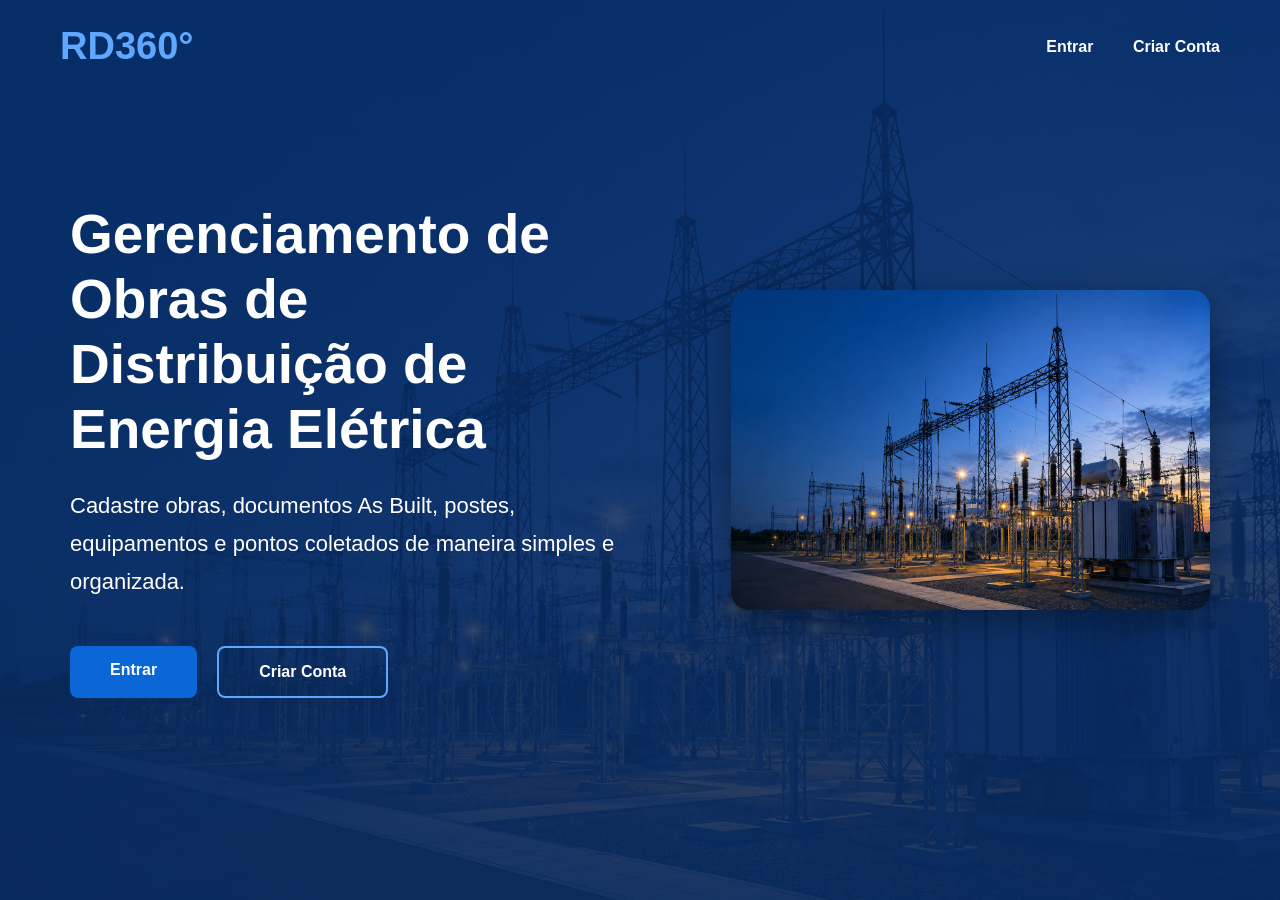
<file: index.html>
<!DOCTYPE html>
<html lang="pt-BR">
<head>
<meta charset="UTF-8">
<meta name="viewport" content="width=device-width, initial-scale=1.0">
<title>RD360°</title>
<link rel="stylesheet" href="css/style.css">
</head>
<body>
<header>
    <div class="logo">RD360°</div>
    <nav>
        <a href="login.html">Entrar</a>
        <a href="cadastro.html">Criar Conta</a>
    </nav>
</header>

<section class="principal">
    <div class="texto">
        <h1>Gerenciamento de Obras de Distribuição de Energia Elétrica</h1>
        <p>
            Cadastre obras, documentos As Built, postes, equipamentos e pontos coletados
            de maneira simples e organizada.
        </p>
        <div class="botoes">
            <a href="login.html" class="botao">Entrar</a>
            <a href="cadastro.html" class="botao-secundario">Criar Conta</a>
        </div>
    </div>

    <div class="imagem">
        <img src="img/img.principal2.jpeg" alt="RD360°">
    </div>
</section>
</body>
</html>
</file>
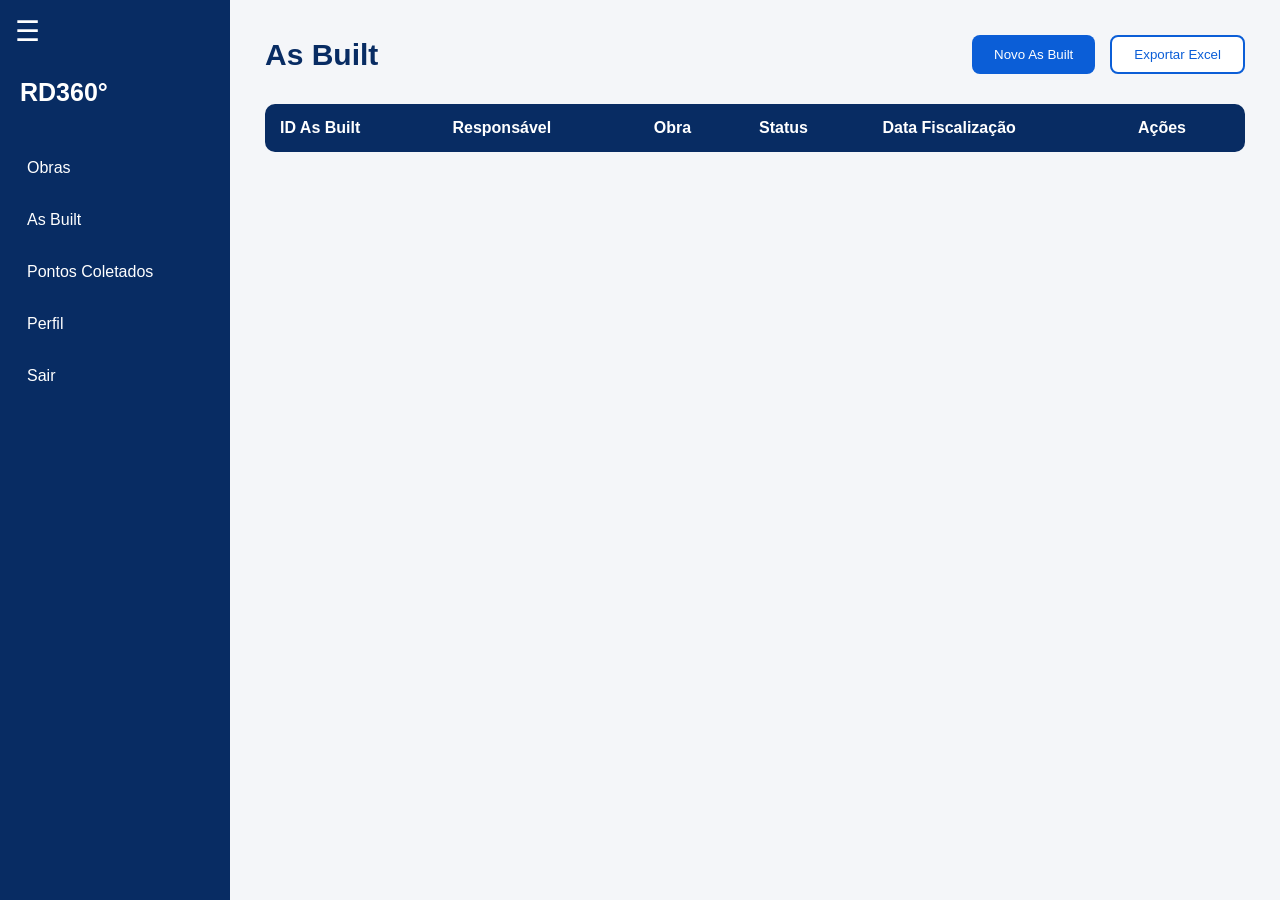
<file: asbuilt.html>
<!DOCTYPE html>
<html lang="pt-BR">
<head>
<meta charset="UTF-8">
<meta name="viewport" content="width=device-width, initial-scale=1.0">
<title>As Built | RD360°</title>
<link rel="stylesheet" href="css/sistema.css">
</head>
<body>
<aside class="menu">
    <button class="botao-menu" onclick="abrirMenu()">☰</button>
    <div class="logo">RD360°</div>
    <ul>
        <li><a href="obras.html">Obras</a></li>
        <li><a href="asbuilt.html">As Built</a></li>
        <li><a href="pontos.html">Pontos Coletados</a></li>
        <li><a href="perfil.html">Perfil</a></li>
        <li><a href="php/logout.php">Sair</a></li>
    </ul>
</aside>

<main class="conteudo">

<div class="topo">
    <h1>As Built</h1>
    <div class="acoes-topo">
        <button class="botao" onclick="mostrarFormulario('formularioAsBuilt')">Novo As Built</button>
        <button class="botao-secundario" onclick="exportarExcel('asbuilt')">Exportar Excel</button>
    </div>
</div>

<table>
<thead>
<tr>
    <th>ID As Built</th>
    <th>Responsável</th>
    <th>Obra</th>
    <th>Status</th>
    <th>Data Fiscalização</th>
    <th>Ações</th>
</tr>
</thead>
<tbody id="tabela-asbuilt"></tbody>
</table>


<form id="form-asbuilt" action="php/salvar_asbuilt.php" method="POST">
    <input type="hidden" id="n_as_built" name="n_as_built">

    <section class="formulario" id="formularioAsBuilt" style="display:none;">
        <h2 id="titulo-form-asbuilt">Novo As Built</h2>
<div class="grupo">
            <label for="responsavel">Responsável</label>
            <input type="text" id="responsavel" name="responsavel" required>
        </div>

        <div class="grupo">
            <label for="obra-asbuilt">Obra</label>
            <select name="fk_obra_id_obra" id="obra-asbuilt" required>
                <option value="">Selecione...</option>
            </select>
        </div>

        <div class="grupo">
            <label for="status-asbuilt">Status</label>
            <select name="fk_status_id_status" id="status-asbuilt" required>
                <option value="">Selecione...</option>
            </select>
        </div>

        <div class="grupo">
            <label for="data_fiscalizacao">Data da Fiscalização</label>
            <input type="date" id="data_fiscalizacao" name="data_fiscalizacao" required>
        </div>

        <div class="grupo">
            <label for="observacoes">Observações</label>
            <textarea id="observacoes" name="observacoes"></textarea>
        </div>
<div class="acoes">
            <button type="submit" class="botao">Salvar</button>
            <button type="button" class="botao-secundario"
                    onclick="fecharFormularioAsBuilt()">Cancelar</button>
        </div>
    </section>
</form>

</main>

<script src="js/script.js"></script>
<script>
carregarAsbuilt(); carregarObras(); carregarStatus(); verificarLogin();
</script>
</body>
</html>
</file>
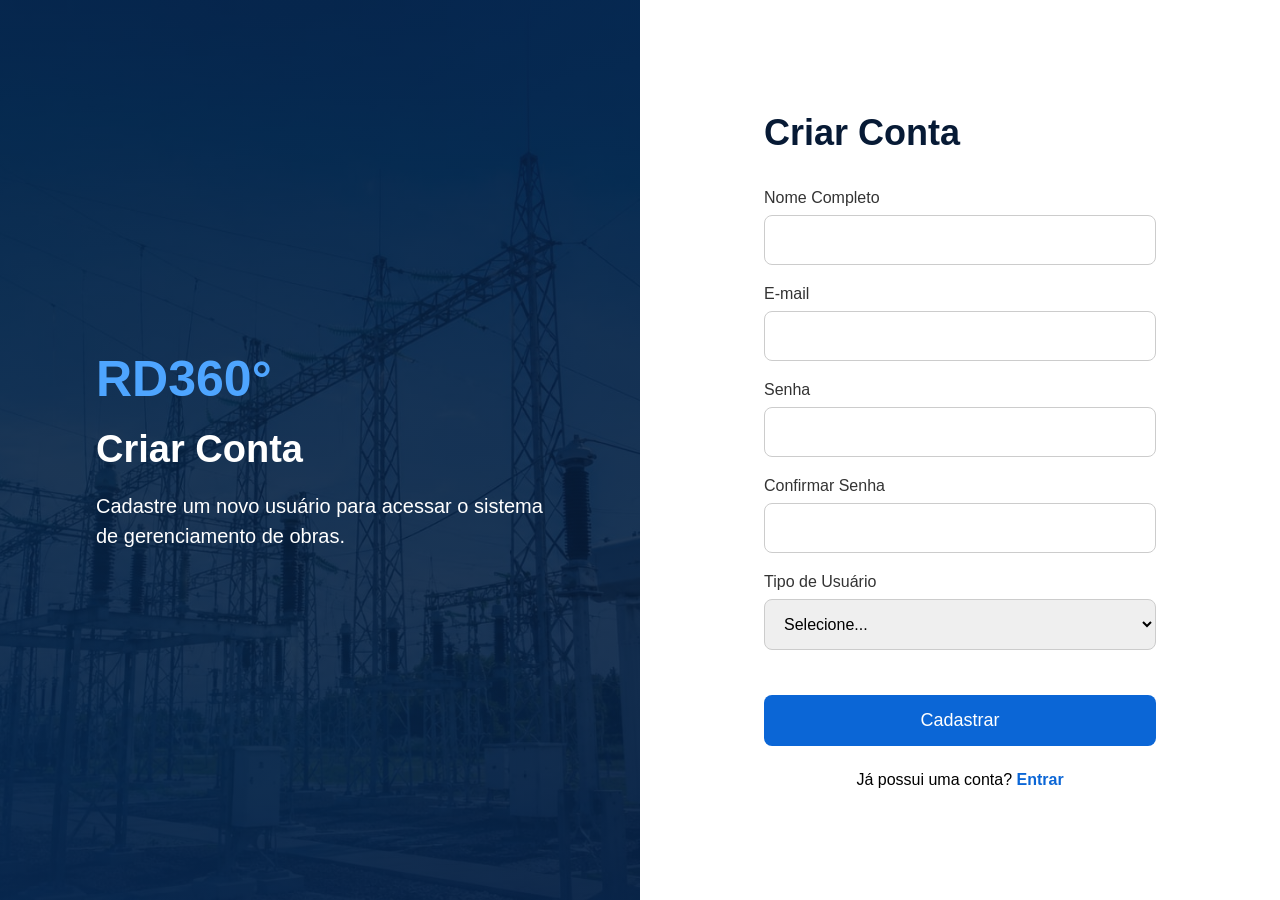
<file: cadastro.html>
<!DOCTYPE html>
<html lang="pt-BR">
<head>
<meta charset="UTF-8">
<meta name="viewport" content="width=device-width, initial-scale=1.0">
<title>Cadastro - RD360°</title>
<link rel="stylesheet" href="css/login.css">
</head>
<body>
<div class="container">
    <div class="lado-esquerdo">
        <div class="informacoes">
            <h1>RD360°</h1>
            <h2>Criar Conta</h2>
            <p>
                Cadastre um novo usuário para acessar o sistema de gerenciamento de obras.
            </p>
        </div>
    </div>

    <div class="lado-direito">
        <form action="php/cadastro.php" method="POST">
            <h2>Criar Conta</h2>

            <label for="nome">Nome Completo</label>
            <input type="text" id="nome" name="nome" required>

            <label for="email">E-mail</label>
            <input type="email" id="email" name="email" required>

            <label for="senha">Senha</label>
            <input type="password" id="senha" name="senha" required>

            <label for="confirmar_senha">Confirmar Senha</label>
            <input type="password" id="confirmar_senha" name="confirmar_senha" required>

            <label for="tipo_usuario">Tipo de Usuário</label>
            <select id="tipo_usuario" name="tipo_usuario" required>
                <option value="">Selecione...</option>
                <option value="Técnico">Técnico</option>
                <option value="Administrador">Administrador</option>
            </select>

            <button type="submit">Cadastrar</button>

            <p>
                Já possui uma conta?
                <a href="login.html">Entrar</a>
            </p>
        </form>
    </div>
</div>
</body>
</html>
</file>
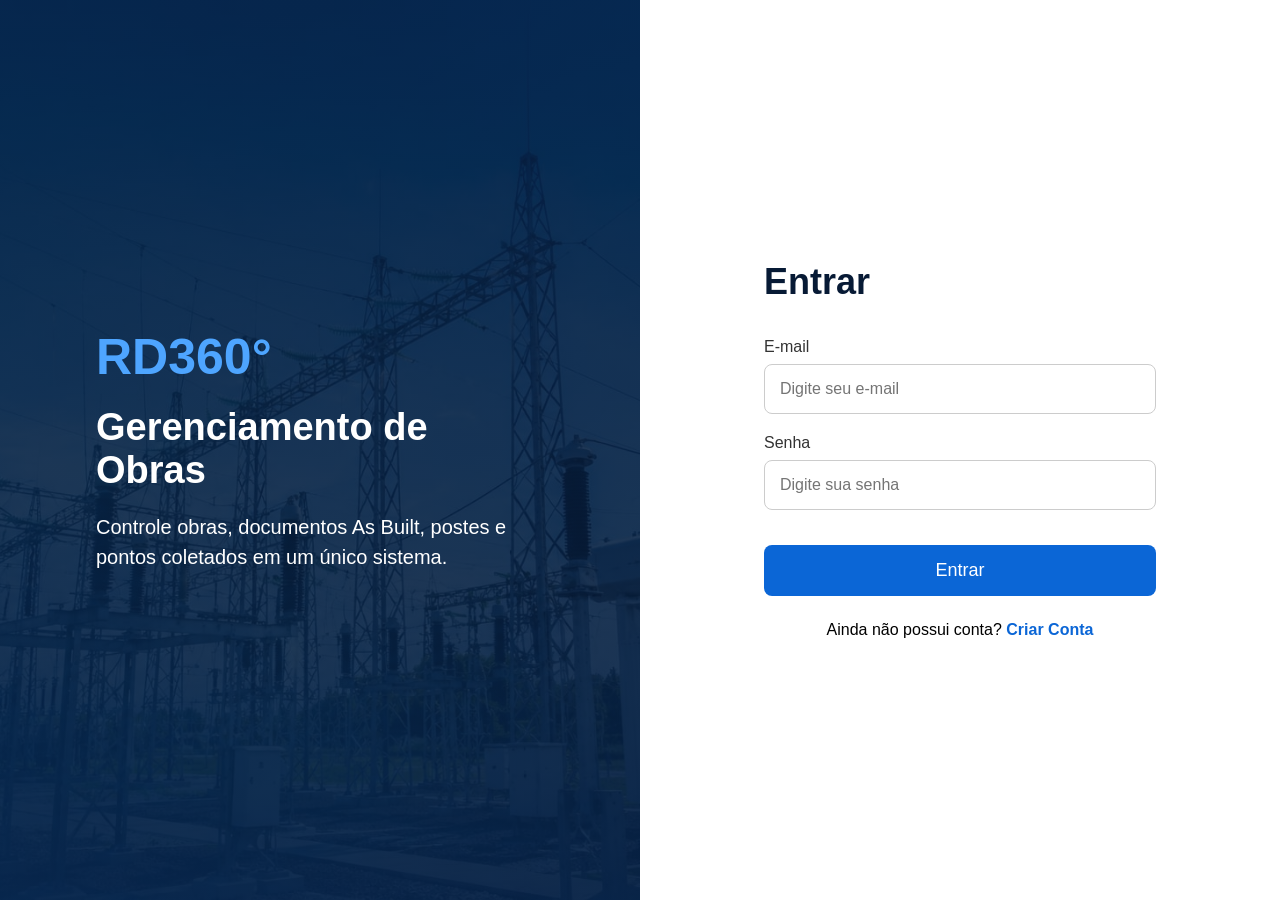
<file: login.html>
<!DOCTYPE html>
<html lang="pt-BR">
<head>
<meta charset="UTF-8">
<meta name="viewport" content="width=device-width, initial-scale=1.0">
<title>Login - RD360°</title>
<link rel="stylesheet" href="css/login.css">
</head>
<body>
<div class="container">
    <div class="lado-esquerdo">
        <div class="informacoes">
            <h1>RD360°</h1>
            <h2>Gerenciamento de Obras</h2>
            <p>
                Controle obras, documentos As Built, postes e pontos coletados
                em um único sistema.
            </p>
        </div>
    </div>

    <div class="lado-direito">
        <form action="php/login.php" method="POST">
            <h2>Entrar</h2>

            <label for="email">E-mail</label>
            <input type="email" id="email" name="email" placeholder="Digite seu e-mail" required>

            <label for="senha">Senha</label>
            <input type="password" id="senha" name="senha" placeholder="Digite sua senha" required>

            <button type="submit">Entrar</button>

            <p>
                Ainda não possui conta?
                <a href="cadastro.html">Criar Conta</a>
            </p>
        </form>
    </div>
</div>
</body>
</html>
</file>
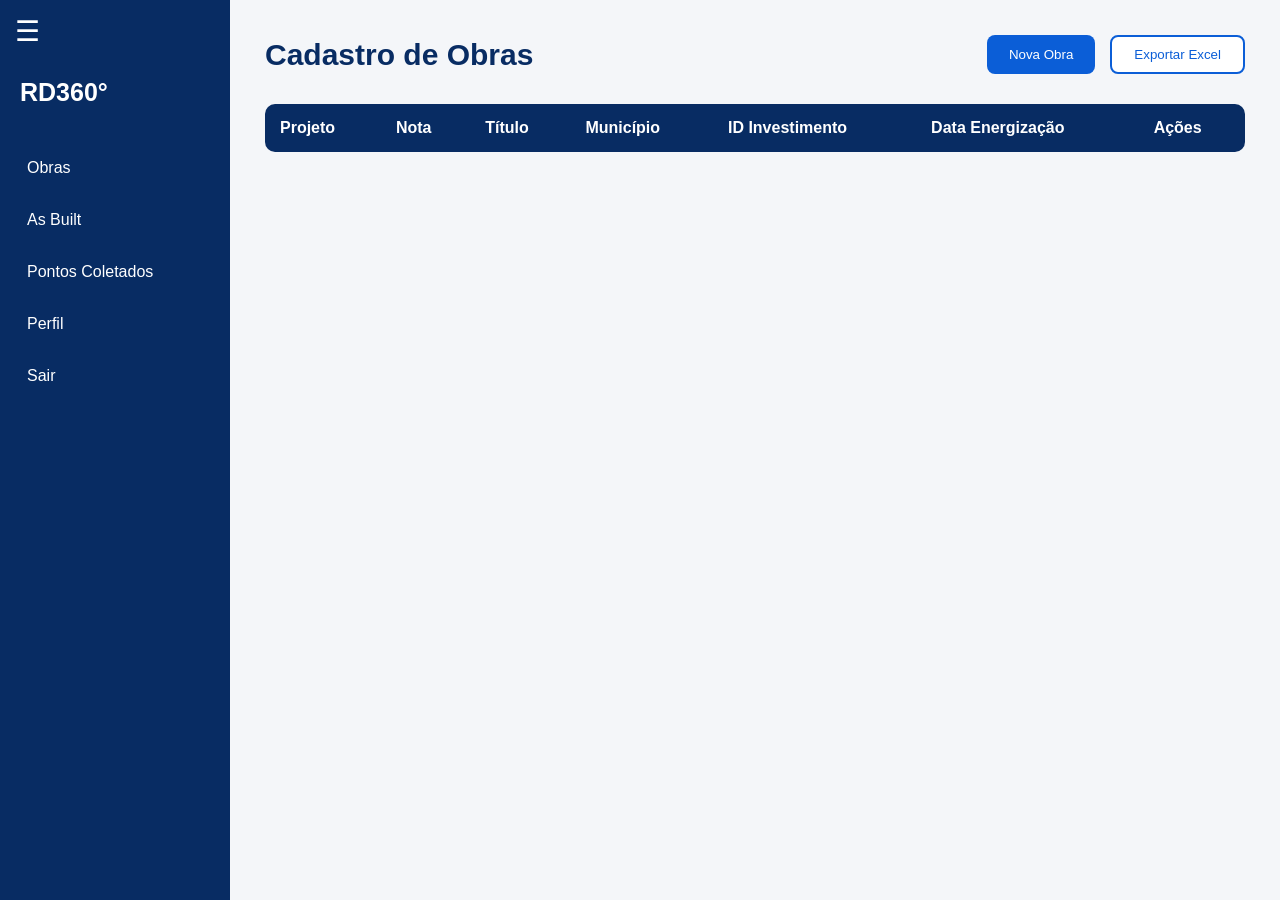
<file: obras.html>
<!DOCTYPE html>
<html lang="pt-BR">
<head>
<meta charset="UTF-8">
<meta name="viewport" content="width=device-width, initial-scale=1.0">
<title>Obras | RD360°</title>
<link rel="stylesheet" href="css/sistema.css">
</head>
<body>
<aside class="menu">
    <button class="botao-menu" onclick="abrirMenu()">☰</button>
    <div class="logo">RD360°</div>
    <ul>
        <li><a href="obras.html">Obras</a></li>
        <li><a href="asbuilt.html">As Built</a></li>
        <li><a href="pontos.html">Pontos Coletados</a></li>
        <li><a href="perfil.html">Perfil</a></li>
        <li><a href="php/logout.php">Sair</a></li>
    </ul>
</aside>

<main class="conteudo">

<div class="topo">
    <h1>Cadastro de Obras</h1>
    <div class="acoes-topo">
        <button class="botao" onclick="mostrarFormulario('formularioObra')">Nova Obra</button>
        <button class="botao-secundario" onclick="exportarExcel('obras')">Exportar Excel</button>
    </div>
</div>

<table>
<thead>
<tr>
    <th>Projeto</th>
    <th>Nota</th>
    <th>Título</th>
    <th>Município</th>
    <th>ID Investimento</th>
    <th>Data Energização</th>
    <th>Ações</th>
</tr>
</thead>
<tbody id="tabela-obras"></tbody>
</table>


<section id="resumo-obra" class="bloco" style="display:none;">
    <div class="topo">
        <h2 id="titulo-resumo-obra">Resumo da Obra</h2>
        <button type="button" class="botao-secundario" onclick="fecharResumoObra()">Fechar</button>
    </div>

    <p id="dados-resumo-obra"></p>

    <h3>As Built relacionados à obra</h3>
    <table>
        <thead>
        <tr>
            <th>ID As Built</th>
            <th>Responsável</th>
            <th>Status</th>
            <th>Data Fiscalização</th>
        </tr>
        </thead>
        <tbody id="tabela-resumo-asbuilt"></tbody>
    </table>

    <h3 style="margin-top:25px;">Pontos relacionados à obra</h3>
    <table>
        <thead>
        <tr>
            <th>ID Ponto</th>
            <th>Nota da Obra</th>
            <th>Latitude</th>
            <th>Longitude</th>
        </tr>
        </thead>
        <tbody id="tabela-resumo-pontos"></tbody>
    </table>

    <h3 style="margin-top:25px;">Vãos relacionados à obra</h3>
    <table>
        <thead>
        <tr>
            <th>Ponto de Origem</th>
            <th>Ponto de Destino</th>
            <th>Distância</th>
            <th>Condutor</th>
        </tr>
        </thead>
        <tbody id="tabela-resumo-vaos"></tbody>
    </table>
</section>

<form id="form-obra" action="php/salvar_obra.php" method="POST">
    <input type="hidden" id="id_obra" name="id_obra">

    <section class="formulario" id="formularioObra" style="display:none;">
        <h2 id="titulo-form-obra">Nova Obra</h2>

        <div class="grupo">
            <label for="projeto_obra">Projeto da Obra</label>
            <input type="text" id="projeto_obra" name="projeto_obra" required>
        </div>

        <div class="grupo">
            <label for="nota_obra">Nota</label>
            <input type="text" id="nota_obra" name="nota" required>
        </div>

        <div class="grupo">
            <label for="titulo_obra">Título</label>
            <input type="text" id="titulo_obra" name="titulo" required>
        </div>

        <div class="grupo">
            <label for="municipio">Município</label>
            <input list="municipios" id="municipio" name="municipio"
                   placeholder="Digite ou selecione o município" required>
            <datalist id="municipios"></datalist>
        </div>

        <div class="grupo">
            <label for="id_investimento">ID Investimento</label>
            <input type="text" id="id_investimento" name="id_investimento" required>
        </div>

        <div class="grupo">
            <label for="qtd_postes">Quantidade de Postes</label>
            <input type="number" id="qtd_postes" name="qtd_postes" min="0" required>
        </div>

        <div class="grupo">
            <label for="uc_previsto">UC Previsto</label>
            <input type="number" id="uc_previsto" name="uc_previsto" min="0" required>
        </div>

        <div class="grupo">
            <label for="data_energizacao">Data Energização</label>
            <input type="date" id="data_energizacao" name="data_energizacao" required>
        </div>

        <div class="acoes">
            <button id="botaoSalvarObra" type="submit" class="botao">Salvar</button>
            <button type="button" class="botao-secundario"
                    onclick="fecharFormularioObra()">Cancelar</button>
        </div>
    </section>
</form>

</main>

<script src="js/script.js"></script>
<script>
carregarObras(); carregarMunicipios(); verificarLogin();
</script>
</body>
</html>
</file>
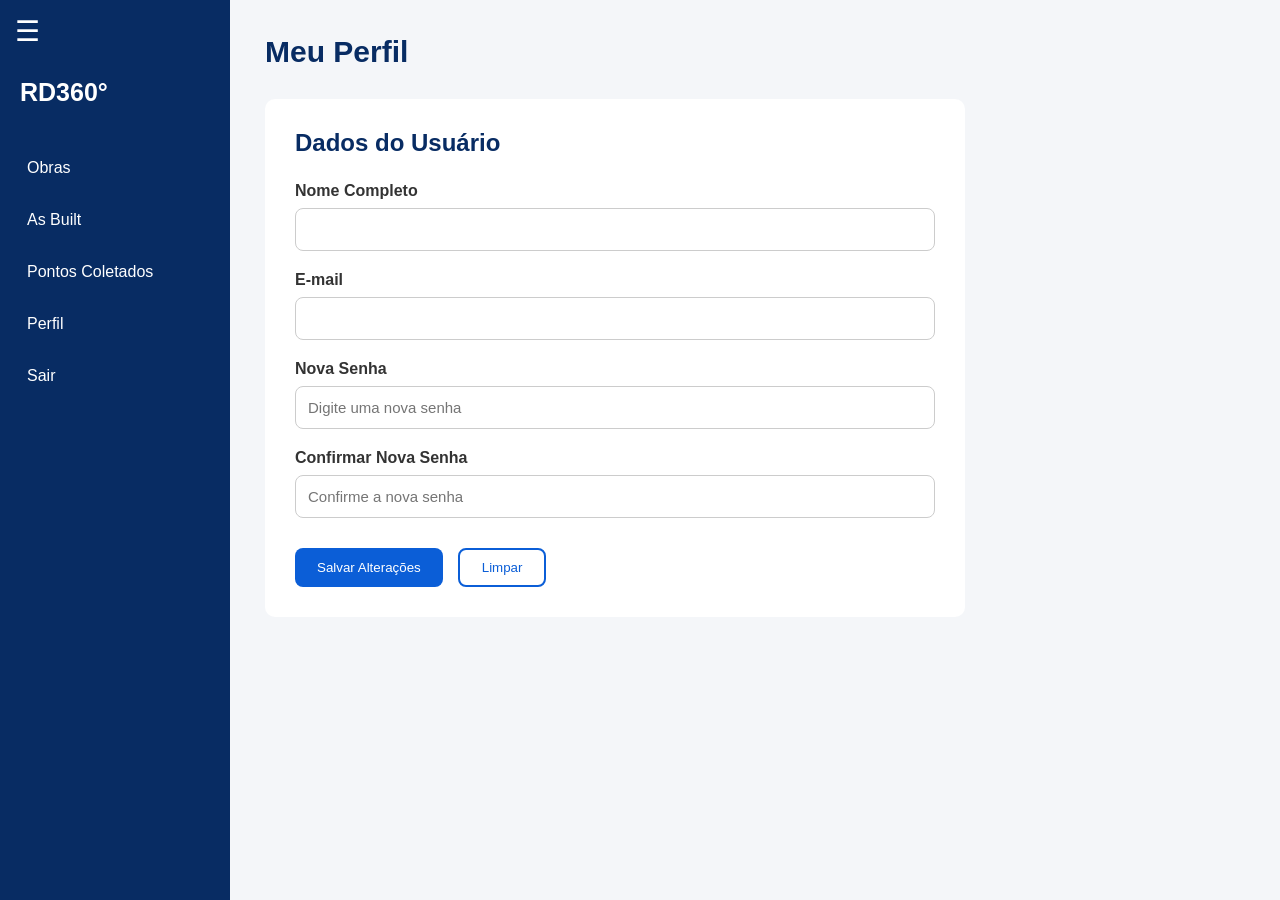
<file: perfil.html>
<!DOCTYPE html>
<html lang="pt-BR">
<head>
<meta charset="UTF-8">
<meta name="viewport" content="width=device-width, initial-scale=1.0">
<title>Perfil | RD360°</title>
<link rel="stylesheet" href="css/sistema.css">
</head>
<body>
<aside class="menu">
    <button class="botao-menu" onclick="abrirMenu()">☰</button>
    <div class="logo">RD360°</div>
    <ul>
        <li><a href="obras.html">Obras</a></li>
        <li><a href="asbuilt.html">As Built</a></li>
        <li><a href="pontos.html">Pontos Coletados</a></li>
        <li><a href="perfil.html">Perfil</a></li>
        <li><a href="php/logout.php">Sair</a></li>
    </ul>
</aside>

<main class="conteudo">

<div class="topo">
    <h1>Meu Perfil</h1>
</div>

<form action="php/atualizar_perfil.php" method="POST">
   <section class="formulario perfil">
        <h2>Dados do Usuário</h2>

        <div class="grupo">
            <label for="nome-usuario">Nome Completo</label>
            <input type="text" id="nome-usuario" name="nome" required>
        </div>

        <div class="grupo">
            <label for="email-usuario">E-mail</label>
            <input type="email" id="email-usuario" name="email" required>
        </div>

        <div class="grupo">
            <label for="senha-perfil">Nova Senha</label>
            <input type="password" id="senha-perfil" name="senha"
                   placeholder="Digite uma nova senha">
        </div>

        <div class="grupo">
            <label for="confirmar-perfil">Confirmar Nova Senha</label>
            <input type="password" id="confirmar-perfil" name="confirmar_senha"
                   placeholder="Confirme a nova senha">
        </div>

        <div class="acoes">
            <button type="submit" class="botao">Salvar Alterações</button>
            <button type="reset" class="botao-secundario">Limpar</button>
        </div>
    </section>
</form>

</main>
<script src="js/script.js"></script>

<script>
carregarPerfil();
verificarLogin();
</script>

</body>
</html>
</body>
</html>
</file>
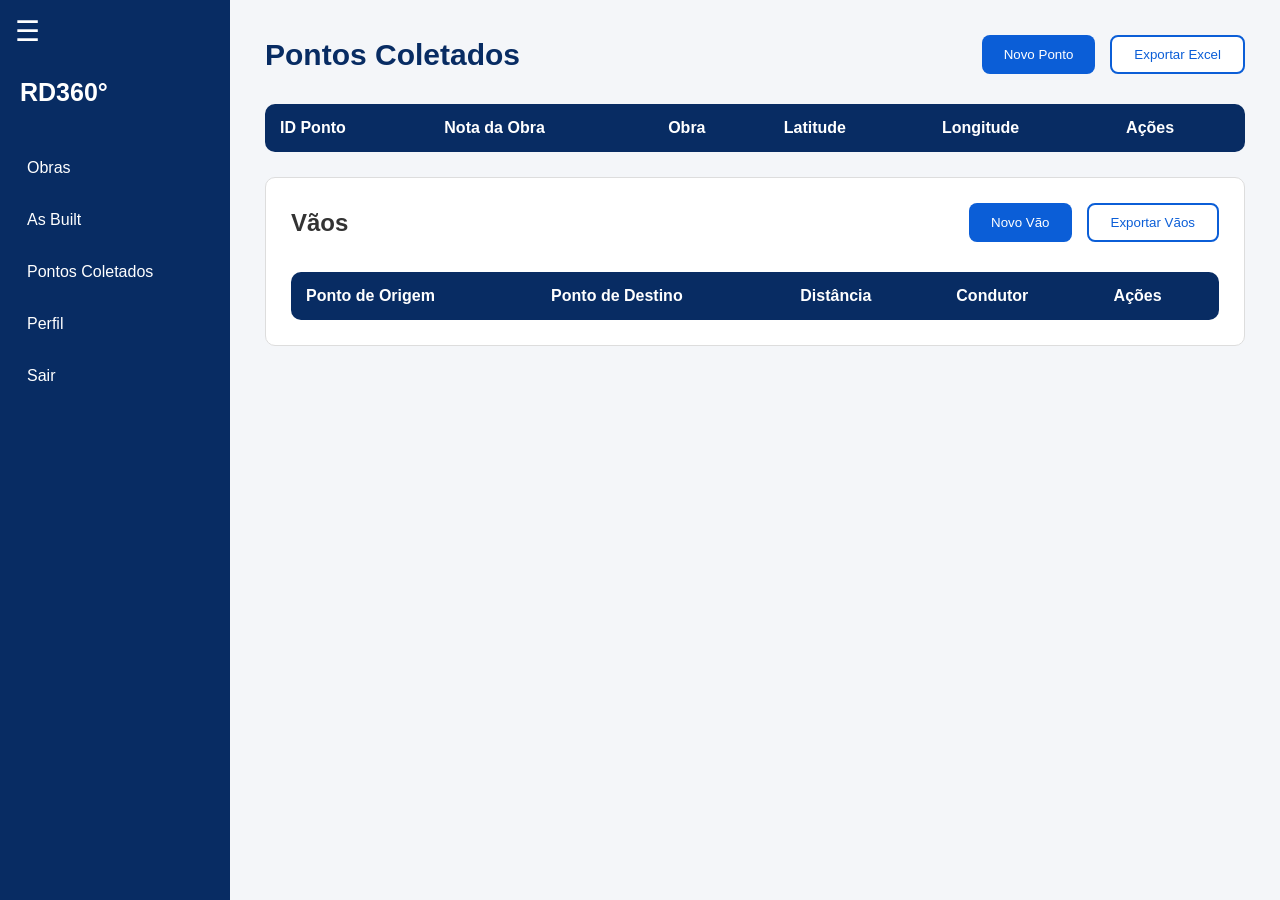
<file: pontos.html>
<!DOCTYPE html>
<html lang="pt-BR">
<head>
<meta charset="UTF-8">
<meta name="viewport" content="width=device-width, initial-scale=1.0">
<title>Pontos Coletados | RD360°</title>
<link rel="stylesheet" href="css/sistema.css">
</head>
<body>
<aside class="menu">
    <button class="botao-menu" onclick="abrirMenu()">☰</button>
    <div class="logo">RD360°</div>
    <ul>
        <li><a href="obras.html">Obras</a></li>
        <li><a href="asbuilt.html">As Built</a></li>
        <li><a href="pontos.html">Pontos Coletados</a></li>
        <li><a href="perfil.html">Perfil</a></li>
        <li><a href="php/logout.php">Sair</a></li>
    </ul>
</aside>

<main class="conteudo">

<div class="topo">
    <h1>Pontos Coletados</h1>
    <div class="acoes-topo">
        <button class="botao" onclick="mostrarFormulario('formularioPonto')">Novo Ponto</button>
        <button class="botao-secundario" onclick="exportarExcel('pontos')">Exportar Excel</button>
    </div>
</div>

<table>
<thead>
<tr>
    <th>ID Ponto</th>
    <th>Nota da Obra</th>
    <th>Obra</th>
    <th>Latitude</th>
    <th>Longitude</th>
    <th>Ações</th>
</tr>
</thead>
<tbody id="tabela-pontos"></tbody>
</table>

<form id="form-ponto" action="php/salvar_ponto.php" method="POST" enctype="multipart/form-data">
    <input type="hidden" id="id_ponto" name="id_ponto">

    <section class="formulario" id="formularioPonto" style="display:none;">
        <h2 id="titulo-form-ponto">Novo Ponto Coletado</h2>

        <div class="bloco">
            <h3>Informações do Ponto</h3>

            <div class="grupo">
                <label for="obra-ponto">Obra</label>
                <select name="fk_obra_id_obra" id="obra-ponto" onchange="carregarDadosObraPonto(this.value)" required>
                    <option value="">Selecione...</option>
                </select>
            </div>

            <div class="grupo">
                <label for="nota-obra">Nota da Obra</label>
                <input type="text" id="nota-obra" name="nota_obra" readonly placeholder="Preenchida automaticamente pela obra">
            </div>

            <div class="grupo">
                <label for="asbuilt-ponto">As Built</label>
                <select name="fk_as_built_n_as_built" id="asbuilt-ponto">
                    <option value="">Nenhum</option>
                </select>
            </div>

            <h3>Ponto Geográfico</h3>

            <div class="grupo">
                <label for="latitude">Latitude</label>
                <input type="number" step="0.00000001" id="latitude" name="latitude" placeholder="Ex.: -11.52715334" required>
            </div>

            <div class="grupo">
                <label for="longitude">Longitude</label>
                <input type="number" step="0.00000001" id="longitude" name="longitude" placeholder="Ex.: -40.32161607" required>
            </div>

            <button type="button" class="botao" onclick="obterLocalizacao()">
                Obter Localização
            </button>
        </div>

        <div class="bloco">
            <h3>Poste</h3>

            <div class="grupo">
                <label for="tipo_poste">Tipo do Poste</label>
                <select id="tipo_poste" name="tipo_poste" required>
                    <option value="">Selecione...</option>
                    <option value="Duplo T">Duplo T</option>
                    <option value="Circular">Circular</option>
                </select>
            </div>

            <div class="grupo">
                <label for="altura_poste">Altura do Poste</label>
                <input type="text" id="altura_poste" name="altura_poste">
            </div>

            <div class="grupo">
                <label for="esforco_poste">Esforço do Poste</label>
                <input type="text" id="esforco_poste" name="esforco_poste">
            </div>

            <div class="grupo">
                <label for="material_poste">Material do Poste</label>
                <select id="material_poste" name="material_poste" required>
                    <option value="">Selecione...</option>
                    <option value="Concreto">Concreto</option>
                    <option value="Fibra de vidro">Fibra de vidro</option>
                </select>
            </div>
        </div>

        <div class="bloco">
            <h3>Equipamento</h3>

            <div class="grupo">
                <label for="tipo_equipamento">Tipo de Equipamento</label>
                <select id="tipo_equipamento" name="tipo_equipamento">
                    <option value="">Nenhum</option>
                    <option value="Transformador">Transformador</option>
                    <option value="Religador">Religador</option>
                    <option value="Regulador">Regulador</option>
                    <option value="Banco de Capacitor">Banco de Capacitor</option>
                </select>
            </div>

            <div class="grupo">
                <label for="potencia">Potência</label>
                <input type="text" id="potencia" name="potencia" placeholder="Digite ou selecione">
            </div>

            <div class="grupo">
                <label for="placa">Placa</label>
                <input type="text" id="placa" name="placa">
            </div>

            <div class="grupo">
                <label for="cia">CIA</label>
                <input type="text" id="cia" name="cia">
            </div>
        </div>

        <div class="bloco">
            <h3>Estrutura Primária</h3>
            <div class="grupo">
                <label for="estrutura_primaria">Tipo da Estrutura</label>
                <select id="estrutura_primaria" name="estrutura_primaria">
                    <option value="">Nenhuma</option>
                    <option value="U1">U1</option>
                    <option value="U2">U2</option>
                    <option value="U3">U3</option>
                    <option value="U3-3">U3-3</option>
                    <option value="U4">U4</option>
                    <option value="N1">N1</option>
                    <option value="N3">N3</option>
                    <option value="N4">N4</option>
                    <option value="N3-N3">N3-N3</option>
                    <option value="N4-N3">N4-N3</option>
                    <option value="TE">TE</option>
                    <option value="B1">B1</option>
                    <option value="B3">B3</option>
                    <option value="B4">B4</option>
                    <option value="CE1">CE1</option>
                    <option value="CE1-A">CE1-A</option>
                    <option value="CE2">CE2</option>
                    <option value="CE3">CE3</option>
                    <option value="CE4">CE4</option>
                    <option value="CE3-CE3">CE3-CE3</option>
                    <option value="CE2-3">CE2-3</option>
                    <option value="N3.CE3">N3.CE3</option>
                    <option value="B3.CE3">B3.CE3</option>
                </select>
            </div>
        </div>

        <div class="bloco">
            <h3>Estrutura Secundária</h3>
            <div class="grupo">
                <label for="estrutura_secundaria">Tipo da Estrutura</label>
                <select id="estrutura_secundaria" name="estrutura_secundaria">
                    <option value="">Nenhuma</option>
                    <option value="STBI">STBI</option>
                    <option value="SMBI">SMBI</option>
                    <option value="FLABIT">FLABIT</option>
                    <option value="FLABIM">FLABIM</option>
                    <option value="FLABIDT">FLABIDT</option>
                    <option value="FLABIDM">FLABIDM</option>
                    <option value="FLBIT">FLBIT</option>
                    <option value="FLBIM">FLBIM</option>
                    <option value="FLBIT NI">FLBIT NI</option>
                    <option value="SDBIT">SDBIT</option>
                    <option value="SDBIM">SDBIM</option>
                    <option value="SDANI">SDANI</option>
                    <option value="SPBI">SPBI</option>
                    <option value="SAB">SAB</option>
                    <option value="CAB">CAB</option>
                    <option value="IBI">IBI</option>
                    <option value="ATREXT">ATREXT</option>
                    <option value="ATRINT">ATRINT</option>
                    <option value="LCM">LCM</option>
                    <option value="IT-R">IT-R</option>
                    <option value="ITF-R">ITF-R</option>
                </select>
            </div>
        </div>

        <div class="bloco">
            <h3>Foto do Ponto</h3>
            <div class="grupo">
                <label for="fotos-ponto">Foto</label>
                <input type="file" id="fotos-ponto" name="fotos[]" accept="image/*" multiple>
            </div>
        </div>
<div class="acoes">
    <button type="submit" class="botao" id="botao-salvar-ponto">Salvar</button>
    <button type="button" class="botao-secundario" onclick="fecharFormularioPonto()">Cancelar</button>
</div>
    </section>
</form>

<section class="bloco" id="area-vaos">
    <div class="topo">
        <h2>Vãos</h2>
        <div class="acoes-topo">
            <button type="button" class="botao" onclick="mostrarFormulario('formularioVao')">Novo Vão</button>
            <button type="button" class="botao-secundario" onclick="exportarExcel('vaos')">Exportar Vãos</button>
        </div>
    </div>

    <table>
        <thead>
            <tr>
                <th>Ponto de Origem</th>
                <th>Ponto de Destino</th>
                <th>Distância</th>
                <th>Condutor</th>
                <th>Ações</th>
            </tr>
        </thead>
        <tbody id="tabela-vaos"></tbody>
    </table>

    <form id="form-vao" action="php/salvar_vao.php" method="POST">
        <input type="hidden" id="id_vao" name="id_vao">

        <section class="formulario" id="formularioVao" style="display:none;">
            <h2 id="titulo-form-vao">Novo Vão</h2>

            <div class="grupo">
                <label for="ponto-origem">Ponto de Origem</label>
                <select id="ponto-origem" name="fk_pontos_coletados_id_ponto_origem" required>
                    <option value="">Selecione...</option>
                </select>
            </div>

            <div class="grupo">
                <label for="ponto-destino">Ponto de Destino</label>
                <select id="ponto-destino" name="fk_pontos_coletados_id_ponto_destino" required>
                    <option value="">Selecione...</option>
                </select>
            </div>
<div class="grupo">
    <label for="distancia">Distância</label>
    <input type="text"
           id="distancia"
           name="distancia"
           placeholder="Calculada automaticamente"
           readonly>
</div>

            <div class="grupo">
                <label for="tipo_condutor">Tipo de Condutor</label>
                <select id="tipo_condutor" name="tipo_condutor" required>
                    <option value="">Selecione...</option>
                    <optgroup label="Primários">
                        <option value="2#4CAA">2#4CAA</option>
                        <option value="3#4CAA">3#4CAA</option>
                        <option value="3#1/0CA">3#1/0CA</option>
                        <option value="3XA35P">3XA35P</option>
                        <option value="3XA70P">3XA70P</option>
                        <option value="3XA185P">3XA185P</option>
                    </optgroup>
                    <optgroup label="Secundários">
                        <option value="1x1x25+25">1x1x25+25</option>
                        <option value="3x1x35+35">3x1x35+35</option>
                        <option value="3x1x70+50">3x1x70+50</option>
                        <option value="3x1x120+70">3x1x120+70</option>
                    </optgroup>
                </select>
            </div>

            <div class="acoes">
    <button type="submit" class="botao" id="botao-salvar-vao">Salvar</button>
    <button type="button" class="botao-secundario" onclick="fecharFormularioVao()">Cancelar</button>
</div>
        </section>
    </form>
</section>

</main>

<script src="js/script.js"></script>
<script>
carregarPontos();
carregarObras();
carregarAsbuiltSelect();
carregarVaos();
verificarLogin();
</script>
</body>
</html>
</file>
<file: css/style.css>
*{
    margin:0;
    padding:0;
    box-sizing:border-box;
    font-family:Arial, Helvetica, sans-serif;
}
body{
    background:#082c63;
    color:white;
}
header{
    width:100%;
    padding:25px 60px;
    display:flex;
    justify-content:space-between;
    align-items:center;
    position:absolute;
    z-index:10;
}
.logo{
    font-size:38px;
    font-weight:bold;
    color:#5ea8ff;
}
nav a{
    color:white;
    text-decoration:none;
    margin-left:35px;
    font-weight:bold;
}
nav a:hover{
    color:#6fb7ff;
}
.principal{
    width:100%;
    height:100vh;
    display:flex;
    justify-content:space-between;
    align-items:center;
    padding:0 70px;
    background:
    linear-gradient(
        rgba(8,44,99,.88),
        rgba(8,44,99,.88)
    ),
    url("../img/img.principal2.jpeg");
    background-size:cover;
    background-position:center;
}
.texto{
    width:48%;
}
.texto h1{
    font-size:55px;
    margin-bottom:25px;
    line-height:65px;
}
.texto p{
    font-size:22px;
    line-height:38px;
    margin-bottom:45px;
}
.botoes{
    display:flex;
    gap:20px;
}
.botao{
    background:#0B66D6;
    color:white;
    padding:15px 40px;
    border-radius:8px;
    text-decoration:none;
    font-weight:bold;
    transition:.3s;
}
.botao:hover{
    background:#084298;
}
.botao-secundario{
    border:2px solid #5ea8ff;
    color:white;
    padding:15px 40px;
    border-radius:8px;
    text-decoration:none;
    font-weight:bold;
    transition:.3s;
}
.botao-secundario:hover{
    background:#5ea8ff;
}
.imagem{
    width:42%;
    display:flex;
    justify-content:center;
}
.imagem img{
    width:100%;
    max-width:550px;
    border-radius:18px;
    box-shadow:0 10px 35px rgba(0,0,0,.35);
}
</file>
<file: css/sistema.css>
*{

    margin:0;
    padding:0;
    box-sizing:border-box;
    font-family:Arial, Helvetica, sans-serif;

}

body{

    background:#f4f6f9;
    color:#333;

}

.menu{

    position:fixed;
    top:0;
    left:0;

    width:230px;
    height:100vh;

    background:#082c63;

    transition:0.3s;

}

.menu.fechado{

    width:70px;

}

.botao-menu{

    width:auto;

    background:none;

    border:none;

    color:white;

    font-size:28px;

    cursor:pointer;

    padding:15px;

}

.logo{

    color:white;

    font-size:25px;

    font-weight:bold;

    padding:15px 20px;

}

.menu ul{

    list-style:none;

    margin-top:20px;

}

.menu li{

    padding:5px 15px;

}

.menu a{

    display:block;

    color:white;

    text-decoration:none;

    padding:12px;

    border-radius:8px;

}

.menu a:hover{

    background:#0b5ed7;

}

.menu.fechado .logo{

    display:none;

}

.menu.fechado a{

    font-size:0;

}

.conteudo{

    margin-left:230px;

    padding:35px;

    transition:0.3s;

}

.conteudo.expandido{

    margin-left:70px;

}

.topo{

    display:flex;

    justify-content:space-between;

    align-items:center;

    margin-bottom:30px;

}

.topo h1{

    color:#082c63;

    font-size:30px;

}

.acoes-topo{

    display:flex;

    gap:15px;

}

.botao{

    background:#0b5ed7;

    color:white;

    border:none;

    padding:12px 22px;

    border-radius:8px;

    cursor:pointer;

    text-decoration:none;

}

.botao:hover{

    background:#084298;

}

.botao-secundario{

    background:white;

    color:#0b5ed7;

    border:2px solid #0b5ed7;

    padding:10px 22px;

    border-radius:8px;

    cursor:pointer;

}

.botao-secundario:hover{

    background:#0b5ed7;

    color:white;

}
.btn-editar{

background:#0b5ed7;
color:white;
border:none;
padding:8px 15px;
border-radius:8px;
cursor:pointer;

}

.btn-excluir{

background:#dc3545;
color:white;
border:none;
padding:8px 15px;
border-radius:8px;
cursor:pointer;

}

table{

    width:100%;

    background:white;

    border-collapse:collapse;

    border-radius:10px;

    overflow:hidden;

    margin-top:25px;

}

thead{

    background:#082c63;

    color:white;

}

th{

    padding:15px;

    text-align:left;

}

td{

    padding:15px;

    border-bottom:1px solid #ddd;

}

tbody tr:hover{

    background:#f2f5fa;

}

.botao-tabela{

    border:none;

    padding:7px 12px;

    border-radius:6px;

    color:white;

    cursor:pointer;

    margin-right:5px;

}

.editar{

    background:#6c757d;

}

.excluir{

    background:#dc3545;

}

.abrir{

    background:#0b5ed7;

}

.formulario{

    display:none;

    background:white;

    padding:30px;

    border-radius:10px;

    margin-top:30px;

}

.formulario h2{

    color:#082c63;

    margin-bottom:25px;

}

.grupo{

    margin-bottom:20px;

}

.grupo label{

    display:block;

    font-weight:bold;

    margin-bottom:8px;

}

input,
select,
textarea{

    width:100%;

    padding:12px;

    border:1px solid #ccc;

    border-radius:8px;

    font-size:15px;

}

textarea{

    height:120px;

    resize:none;

}

.bloco{

    background:white;

    border:1px solid #ddd;

    border-radius:10px;

    padding:25px;

    margin-top:25px;

}

.bloco h3{

    color:#082c63;

    margin-bottom:20px;

}

.acoes{

    display:flex;

    gap:15px;

    margin-top:30px;

}

.acoes button{

    width:auto;

}

.perfil{
    max-width:700px;
}

.formulario.perfil{
    display:block;
}

.acoes-vaos {
    display: flex;
    align-items: center;
    gap: 6px;
}

.acoes-vaos button {
    width: auto;
    margin: 0;
}
</file>
<file: css/login.css>
*{
    margin:0;
    padding:0;
    box-sizing:border-box;
}

body{
    font-family:Arial, Helvetica, sans-serif;
    background:#071A35;
}

.container{
    width:100%;
    height:100vh;
    display:flex;
}

.lado-esquerdo{
    width:50%;
    background:
    linear-gradient(rgba(7,26,53,.82),rgba(7,26,53,.82)),
    url("../img/img.subestacao.jpeg");
    background-size:cover;
    background-position:center;
    display:flex;
    justify-content:center;
    align-items:center;
}

.informacoes{
    width:70%;
    color:white;
}
.informacoes h1{
    color:#4EA5FF;
    font-size:50px;
    margin-bottom:20px;
}
.informacoes h2{
    font-size:38px;
    margin-bottom:20px;
}
.informacoes p{
    line-height:30px;
    font-size:20px;
}

.lado-direito{
    width:50%;
    background:#FFFFFF;
    display:flex;
    justify-content:center;
    align-items:center;
    padding:40px;
}

form{
    width:70%;
    max-width:420px;
}
form h2{
    color:#071A35;
    margin-bottom:35px;
    font-size:36px;
}
form p{
    text-align:center;
    margin-top:25px;
}
form a{
    color:#0B66D6;
    text-decoration:none;
    font-weight:bold;
}

label{
    display:block;
    margin-top:20px;
    margin-bottom:8px;
    color:#333;
}

input{
    width:100%;
    padding:15px;
    border:1px solid #ccc;
    border-radius:8px;
    font-size:16px;
}
input:focus{
    outline:none;
    border-color:#0B66D6;
}

select{
    width:100%;
    padding:15px;
    border:1px solid #ccc;
    border-radius:8px;
    font-size:16px;
    margin-bottom:10px;
}

button{
    width:100%;
    margin-top:35px;
    padding:15px;
    border:none;
    background:#0B66D6;
    color:white;
    font-size:18px;
    border-radius:8px;
    cursor:pointer;
}
button:hover{
    background:#2E8BFF;
}
</file>
